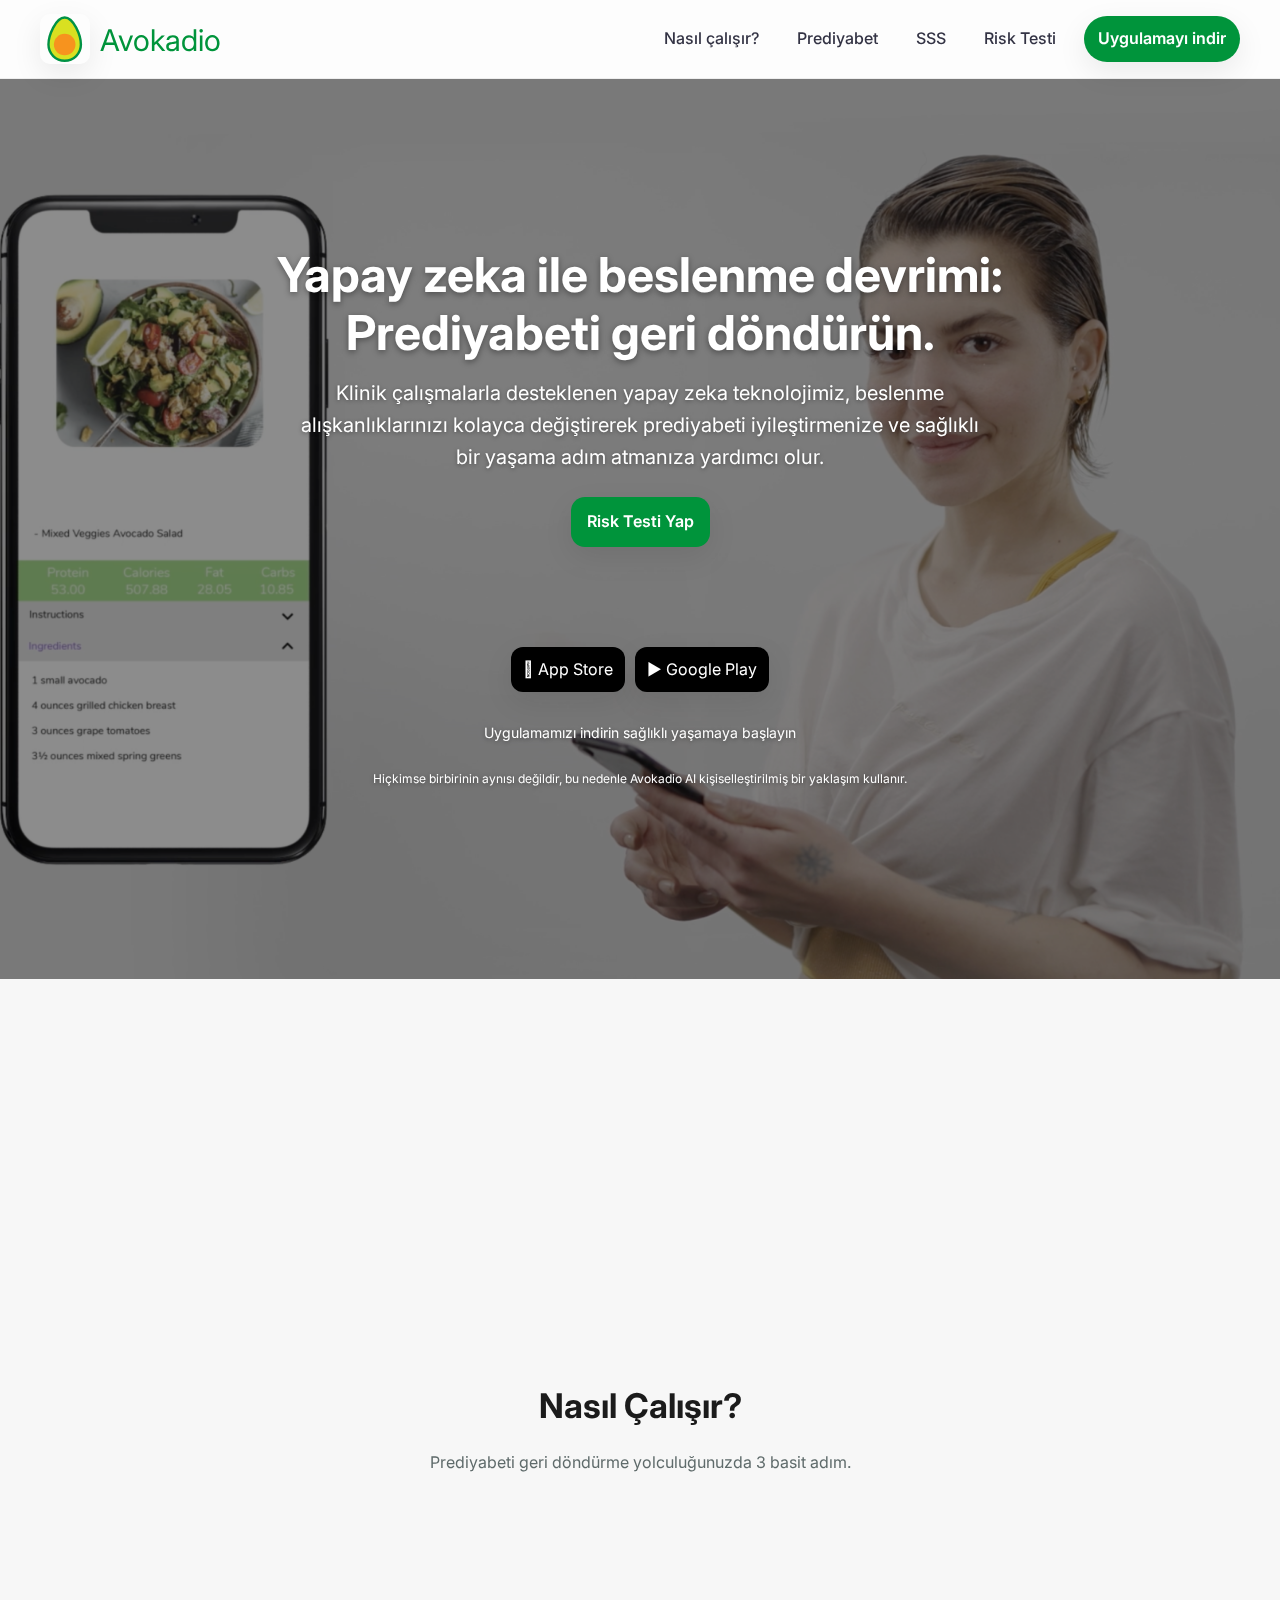
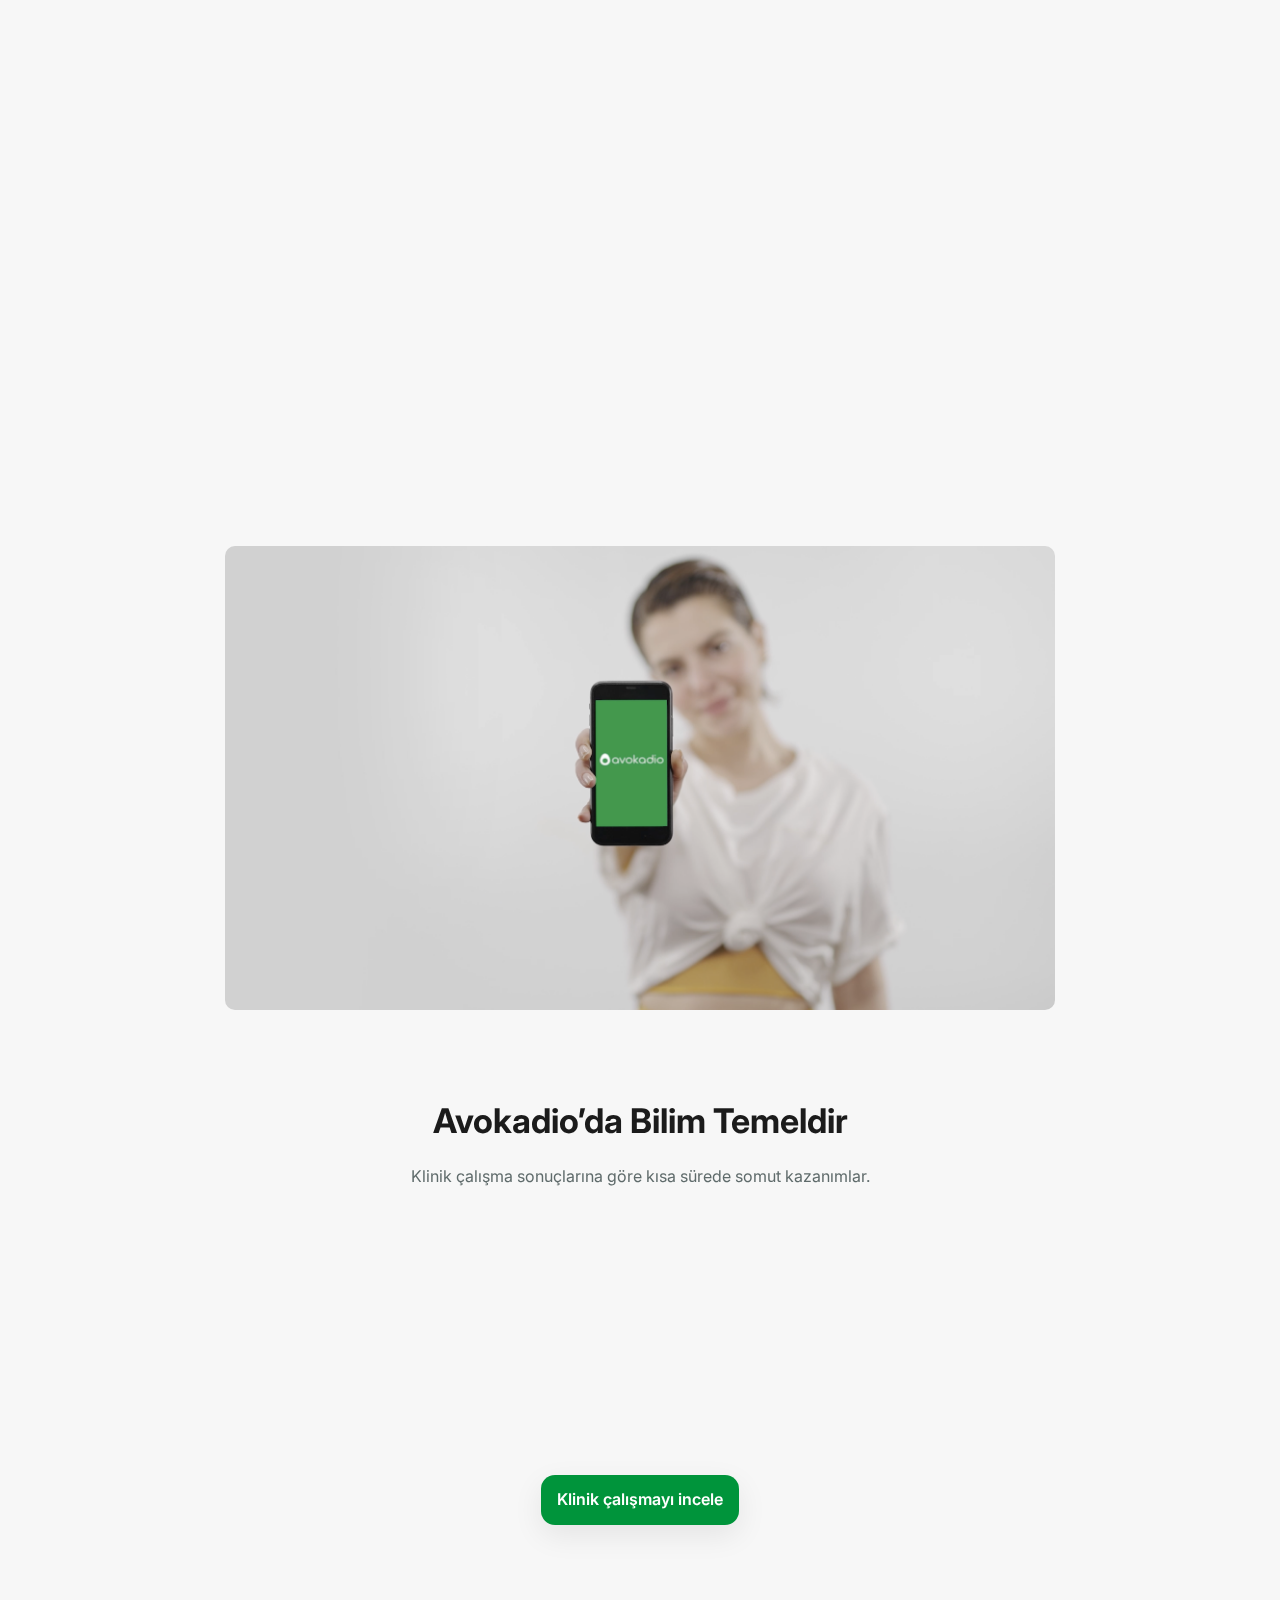
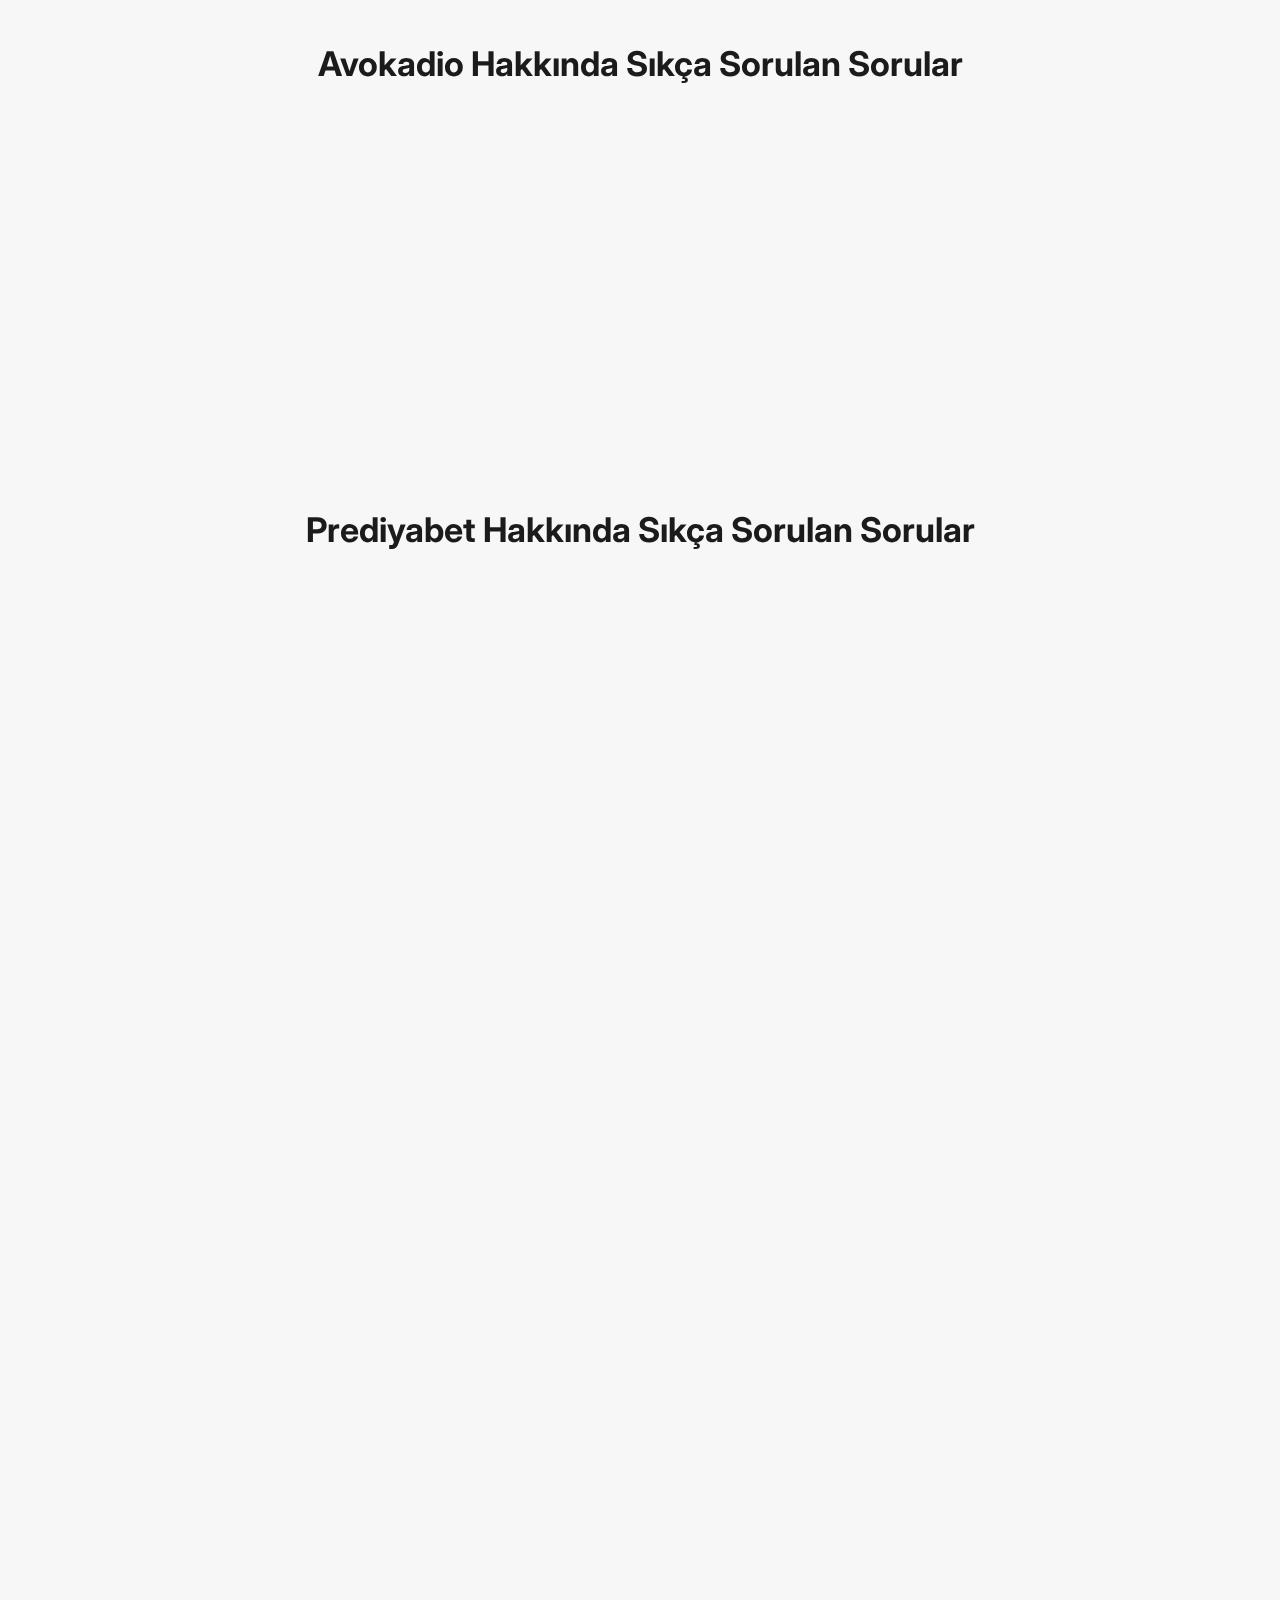
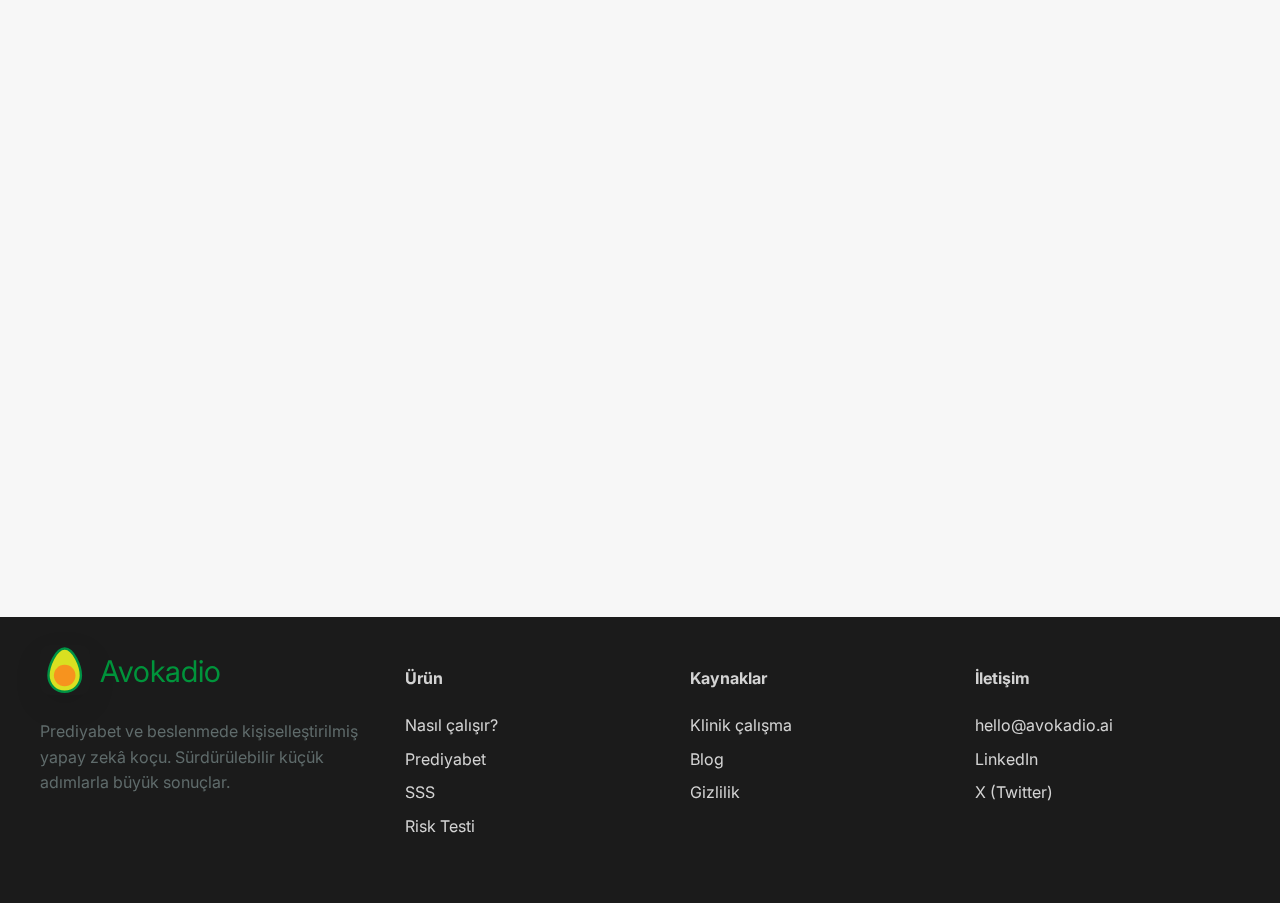
<file: screens/index.html>
<!doctype html>
<html lang="tr">
<head>
    <meta charset="utf-8"/>
    <meta name="viewport" content="width=device-width, initial-scale=1"/>
    <title>Avokadio AI – Prediyabeti Geri Döndür</title>
    <meta name="description"
          content="Yapay zekâ destekli kişisel beslenme koçu: Prediyabeti geri döndürmeye yardımcı bilimsel, pratik ve kişiselleştirilmiş yaklaşım."/>
    <link rel="preconnect" href="https://fonts.googleapis.com">
    <link rel="preconnect" href="https://fonts.gstatic.com" crossorigin>
    <link href="https://fonts.googleapis.com/css2?family=Inter:wght@400;500;600;700&display=swap" rel="stylesheet">
    <link rel="stylesheet" href="../styles/index.css">
</head>
<body>
<!-- Header / Nav -->
<header class="header">
    <div class="container nav" role="navigation">
        <a class="brand" href="#top">
            <img class="brand__logo" src="../assets/images/avokadio-logo.svg" alt="logo"/>
            <span class="brand__logo__text">Avokadio</span>
        </a>
        <nav>
            <div class="nav__links" id="navLinks">
                <a class="nav__link" href="#how">Nasıl çalışır?</a>
                <a class="nav__link" href="#prediabetes">Prediyabet</a>
                <a class="nav__link" href="#faq">SSS</a>
                <a class="nav__link" href="risk-test.html">Risk Testi</a>
                <a class="nav__cta" href="#download">Uygulamayı indir</a>
            </div>
        </nav>
    </div>
</header>


<!-- Hero -->
<section class="hero" id="top">
    <div class="container">
        <div>
            <h1 class="hero__title">Yapay zeka ile beslenme devrimi: <br/>Prediyabeti geri döndürün.</h1>
            <p class="hero__subtitle">Klinik çalışmalarla desteklenen yapay zeka teknolojimiz, beslenme
                alışkanlıklarınızı kolayca değiştirerek prediyabeti iyileştirmenize ve sağlıklı bir yaşama adım atmanıza
                yardımcı olur.</p>
            <a class="btn" href="risk-test.html">Risk Testi Yap</a>

            <div class="hero__downloads">
                <a target="_blank" href="https://apps.apple.com/tr/app/avokadio/id1579426778"><span class="badge-black"> App Store</span></a>
                <a target="_blank" href="https://play.google.com/store/apps/details?id=com.avokadio&pcampaignid=web_share"><span class="badge-black">▶︎ Google Play</span></a>
            </div>
            <div class="hero__bottom">
                <p class="hero__bottomText">Uygulamamızı indirin sağlıklı yaşamaya başlayın</p>
                <p class="hero__bottomAltText">Hiçkimse birbirinin aynısı değildir, bu nedenle Avokadio AI  kişiselleştirilmiş bir yaklaşım kullanır. </p>
            </div>
        </div>
    </div>
</section>

<!-- Özellikler -->
<section class="features" id="prediabetes">
    <div class="container">
        <div class="features__grid">
            <article class="feature reveal">
                <div class="feature__icon" aria-hidden="true">🧪</div>
                <h3 class="feature__title">A1c’nizi Düşürün</h3>
                <p class="feature__text">Kişiselleştirilmiş planla A1c değerinizde kalıcı iyileşme hedefleyin.</p>
            </article>
            <article class="feature reveal">
                <div class="feature__icon" aria-hidden="true">📉</div>
                <h3 class="feature__title">Kan Şekeri Denge</h3>
                <p class="feature__text">Kısa ve uzun vadede glisemik dalgalanmaları azaltmaya odaklanın.</p>
            </article>
            <article class="feature reveal">
                <div class="feature__icon" aria-hidden="true">🤖</div>
                <h3 class="feature__title">Anlık AI Öneri</h3>
                <p class="feature__text">Yapay zeka ile anlık tavsiye ve proaktif beslenme yaklaşımıyla prediyabet riskini engelleyin.</p>
            </article>
            <article class="feature reveal">
                <div class="feature__icon" aria-hidden="true">🥗</div>
                <h3 class="feature__title">Sağlıklı Alışkanlık</h3>
                <p class="feature__text">Beslenme ve yaşam alışkanlıklarınızı düzenleyerek sağlıklı bir metabolizmaya sahip olun. </p>
            </article>
        </div>
    </div>
</section>

<!-- Nasıl Çalışır -->
<section class="steps" id="how">
    <div class="container">
        <h2 class="section__title">Nasıl Çalışır?</h2>
        <p class="section__lead">Prediyabeti geri döndürme yolculuğunuzda 3 basit adım.</p>
        <div class="steps__grid">
            <article class="step reveal">
                <span class="step__badge">1</span>
                <div class="step__img" aria-hidden="true"></div>
                <h3 class="step__title">Başlangıç Bilgilerinizi Girin</h3>
                <p class="step__text">Uygulamayı indirdikten sonra, boy, kilo, yaş, cinsiyet gibi temel bilgilerinizi ve günlük rutinlerinizi girerek başlayın. Yapay zekamız bu verileri kullanarak kişisel Beden Kitle İndeksinizi (BMI) ve Bazal Metabolizma Hızınızı hesaplar. Bu bilgiler ışığında, size özel prediyabet için en uygun beslenme hedeflerini belirler.</p>
            </article>
            <article class="step reveal">
                <span class="step__badge">2</span>
                <div class="step__img" aria-hidden="true"></div>
                <h3 class="step__title">Yemeklerinizin Fotoğrafını Çekin</h3>
                <p class="step__text">Yediğiniz her yemeğin bir fotoğrafını çekin. Gelişmiş yapay zeka teknolojimiz, yemeğinizi anında tanır, kalori ve makro besin değerlerini (protein, karbonhidrat, yağ) hesaplayarak size sunar. Bu sayede, ne yediğinizin farkına varır ve bilinçli beslenme alışkanlıkları edinirsiniz. (Görsel)</p>
            </article>
            <article class="step reveal">
                <span class="step__badge">3</span>
                <div class="step__img" aria-hidden="true"></div>
                <h3 class="step__title">Anlık Geri Bildirim ve Akıllı Öneriler Alın</h3>
                <p class="step__text">Uygulamamız, doğru yiyecekleri seçmenize yardımcı olarak ve beslenme alışkanlıklarınızı uzun vadede değiştirerek HbA1c değerlerinizi düşürmenize ve prediyabeti kalıcı olarak geride bırakmanıza destek olur.
                </p>
            </article>
        </div>
    </div>
</section>

<section class="photo">
    <img class="photo__style" src="../assets/images/app_image_1.png" alt="Avokadio"/>
</section>
<!-- Bilim & Sonuçlar -->
<section class="science" aria-labelledby="science-title">
    <div class="container">
        <h2 id="science-title" class="section__title">Avokadio’da Bilim Temeldir</h2>
        <p class="section__lead">Klinik çalışma sonuçlarına göre kısa sürede somut kazanımlar.</p>
        <div class="stats">
            <article class="stat reveal">
                <div class="stat__num" data-count="3.1" data-suffix="%">0%</div>
                <p class="stat__desc">Ortalama kilo azalması <br/>(1 haftada)</p>
            </article>
            <article class="stat reveal">
                <div class="stat__num" data-count="3" data-suffix="%">0%</div>
                <p class="stat__desc">BMI düşüşü <br/>(23,6 → 23,1)</p>
            </article>
            <article class="stat reveal">
                <div class="stat__num" data-count="2" data-suffix="%">0%</div>
                <p class="stat__desc">Bel çevresinde azalma</p>
            </article>
            <article class="stat reveal">
                <div class="stat__num" data-count="4" data-suffix="%">0%</div>
                <p class="stat__desc">Vücut yağ kütlesinde azalma <br/>(21,2 → 20,5)</p>
            </article>
        </div>
        <div class="science__cta">
            <a class="btn" href="#" aria-label="Çalışma bağlantısı">Klinik çalışmayı incele</a>
        </div>
    </div>
</section>

<!-- FAQ -->
<section class="faq" id="faq">
    </div>
    </div>
    </div>
    <h2 class="section__title" style="margin-top:48px;">Avokadio Hakkında Sıkça Sorulan Sorular</h2>
    <div class="container accordion" id="faqApp">
        <div class="container accordion__item reveal">
            <button class="accordion__button" aria-expanded="false">
                <span>Uygulamamız nasıl çalışıyor?</span>
                <span>＋</span>
            </button>
            <div class="accordion__content" role="region" aria-hidden="true">
                <div class="accordion__content-inner">
                    Uygulamamız, yediğiniz yemeğin fotoğrafını çektiğinizde görsel tanıma teknolojisiyle çalışır.
                    Fotoğraftaki yemeği tanımlar, kalori ve makro besin değerlerini (protein, karbonhidrat, yağ)
                    hesaplar.
                    Ardından, yaş, kilo ve boy gibi bilgilerinize göre yemeğin prediyabet için ne kadar uygun olduğunu
                    size
                    söyler, günün geri kalanı ya da ertesi gün için alternatif yemek önerileri sunar.
                </div>
            </div>
        </div>
        <div class="container accordion__item reveal">
            <button class="accordion__button" aria-expanded="false">
                <span>Uygulama ne kadar doğru sonuçlar veriyor?</span>
                <span>＋</span>
            </button>
            <div class="accordion__content" role="region" aria-hidden="true">
                <div class="accordion__content-inner">
                    Yapay zeka teknolojimiz sürekli olarak geliştirilmektedir ve yüksek doğruluk oranına sahiptir. Ancak
                    unutmayın ki, bu değerler yaklaşık verilerdir ve kesin ölçüm değerleri değildir. En doğru sonuçları
                    almak için, tabağınızın fotoğrafını iyi aydınlatılmış bir ortamda ve net bir şekilde çekmeye özen
                    gösterin.
                </div>
            </div>
        </div>
        <div class="container accordion__item reveal">
            <button class="accordion__button" aria-expanded="false">
                <span>Uygulamamız bir diyetisyenin veya doktorun yerini mi alıyor?</span>
                <span>＋</span>
            </button>
            <div class="accordion__content" role="region" aria-hidden="true">
                <div class="accordion__content-inner">
                    Kesinlikle hayır. Uygulamamız, beslenme alışkanlıklarınızı takip etmenize ve prediyabet yönetimi
                    için
                    bilinçli kararlar vermenize yardımcı olan bir araçtır. Teşhis ve tedavi yapmaz. Sağlık durumunuzla
                    ilgili en doğru teşhis ve tedavi yöntemleri için mutlaka bir sağlık uzmanına veya diyetisyene
                    danışmalısınız.
                </div>
            </div>
        </div>
        <div class="container accordion__item reveal">
            <button class="accordion__button" aria-expanded="false">
                <span>Yediğim her yemeği tanıyabiliyor mu?</span>
                <span>＋</span>
            </button>
            <div class="accordion__content" role="region" aria-hidden="true">
                <div class="accordion__content-inner">
                    Uygulamamız geniş bir yiyecek veritabanına sahiptir ve çoğu yaygın yemeği tanıyabilir. Nadir veya
                    yöresel yemekler gibi bazı durumlarda tanıma tam olarak gerçekleşmeyebilir. Bu gibi durumlarda,
                    yemeğin
                    adını manuel olarak girerek de verileri takip edebilirsiniz.
                </div>
            </div>
        </div>
        <div class="container accordion__item reveal">
            <button class="accordion__button" aria-expanded="false">
                <span>Kişisel verilerim güvende mi?</span>
                <span>＋</span>
            </button>
            <div class="accordion__content" role="region" aria-hidden="true">
                <div class="accordion__content-inner">
                    Evet, kişisel verilerinizin gizliliği bizim için en önemli önceliktir. Tüm verileriniz şifrelenir ve
                    gizlilik politikamız uyarınca güvende tutulur. Verileriniz asla üçüncü taraflarla paylaşılmaz.
                </div>
            </div>
        </div>
        <div class="container accordion__item reveal">
            <button class="accordion__button" aria-expanded="false">
                <span>Uygulamamız sadece prediyabetliler için mi?</span>
                <span>＋</span>
            </button>
            <div class="accordion__content" role="region" aria-hidden="true">
                <div class="accordion__content-inner">
                    Uygulamamız özellikle prediyabet ve insülin direnci yönetimine odaklanmış olsa da, sağlıklı beslenme
                    ve kilo kontrolü yapmak isteyen herkes için faydalı bir araçtır. Amacınız ne olursa olsun, yediğiniz
                    yemeklerin besin değerlerini öğrenerek daha bilinçli seçimler yapabilirsiniz.
                </div>
            </div>
        </div>
    </div>
    <div>
        <h2 class="section__title" style="margin-top:48px;">Prediyabet Hakkında Sıkça Sorulan Sorular</h2>
        <div class="container accordion" id="faqPrediabetes">
            <div class="accordion__item reveal">
                <button class="accordion__button" aria-expanded="false">
                    <span>Prediyabet nedir?</span>
                    <span>＋</span>
                </button>
                <div class="accordion__content" role="region" aria-hidden="true">
                    <div class="accordion__content-inner">
                        Prediyabet, kan şekeri seviyelerinizin normalden daha yüksek olduğu, ancak henüz tip 2
                        diyabet
                        teşhisi konulacak kadar yüksek olmadığı bir durumdur. Vücudunuzun kan şekerini düzenleme
                        yeteneğinde
                        bir bozulma olduğunu gösteren bir uyarı işaretidir.
                    </div>
                </div>
            </div>
            <div class="accordion__item reveal">
                <button class="accordion__button" aria-expanded="false">
                    <span>Prediyabet belirtileri nelerdir?</span>
                    <span>＋</span>
                </button>
                <div class="accordion__content" role="region" aria-hidden="true">
                    <div class="accordion__content-inner">
                        Prediyabet genellikle belirgin bir belirti göstermez. Çoğu insan bu durumun farkında bile
                        değildir.
                        Bu nedenle, düzenli sağlık kontrolü yaptırmak ve risk faktörleriniz varsa kan şekeri
                        seviyenizi
                        ölçtürmek önemlidir. H1AC test sonucunuz 5,7 ile 6,4 arasındaysa prediyabet, 6.4 den büyük
                        ise tip 2
                        diyabet olduğunuz anlamına gelir.
                    </div>
                </div>
            </div>
            <div class="accordion__item reveal">
                <button class="accordion__button" aria-expanded="false">
                    <span>Prediyabet diyabete dönüşür mü?</span>
                    <span>＋</span>
                </button>
                <div class="accordion__content" role="region" aria-hidden="true">
                    <div class="accordion__content-inner">
                        Evet. Eğer yaşam tarzınızda değişiklik yapmazsanız, prediyabetli kişilerin çoğu 5-10 yıl
                        içinde tip
                        2 diyabet geliştirir. Ancak iyi haber şu ki, prediyabet geri döndürülebilir bir durumdur.
                        Sağlıklı
                        beslenme ve düzenli egzersizle kan şekeri seviyenizi normal aralığa döndürebilirsiniz.
                    </div>
                </div>
            </div>
            <div class="accordion__item reveal">
                <button class="accordion__button" aria-expanded="false">
                    <span>Prediyabetin temel nedenleri nelerdir?</span>
                    <span>＋</span>
                </button>
                <div class="accordion__content" role="region" aria-hidden="true">
                    <div class="accordion__content-inner">
                        Prediyabetin en yaygın nedeni insülin direncidir. Vücut hücrelerinizin insüline yeterince
                        tepki
                        vermemesi sonucu, kanınızdaki glikoz seviyesi yükselir. Bu durum genellikle aşırı kilo,
                        fiziksel
                        aktivite eksikliği ve genetik yatkınlıkla ilişkilidir.
                    </div>
                </div>
            </div>
            <div class="accordion__item reveal">
                <button class="accordion__button" aria-expanded="false">
                    <span>Prediyabetin farkında olmanın önemi nedir?</span>
                    <span>＋</span>
                </button>
                <div class="accordion__content" role="region" aria-hidden="true">
                    <div class="accordion__content-inner">
                        Prediyabetin farkında olmak, durumu erken aşamada kontrol altına almanızı sağlar. Böylece
                        tip 2
                        diyabet, kalp hastalıkları, felç ve diğer ciddi sağlık sorunlarının riskini
                        azaltabilirsiniz. Bu,
                        sağlığınızı yönetmek için size bir fırsat sunar.
                    </div>
                </div>
            </div>
            <div class="accordion__item reveal">
                <button class="accordion__button" aria-expanded="false">
                    <span>Prediyabet ne kadar yaygındır?</span>
                    <span>＋</span>
                </button>
                <div class="accordion__content" role="region" aria-hidden="true">
                    <div class="accordion__content-inner">
                        ABD ‘de her 3 yetişkinden birisinde prediyabet vardır ve bunların %80 bunun farkında
                        değildir.
                        Dünyada ise 1 milyara yakın kişinin yakın zamanda prediyabet olacağı öngörülmektedir.
                    </div>
                </div>
            </div>
        </div>
    </div>
</section>

<!-- CTA: Risk Testi -->
<section class="cta" id="risk">
    <div class="container">
        <div class="cta__box reveal" role="region" aria-label="Prediyabet risk testi çağrısı">
            <div>
                <h3 class="cta__title">Prediyabet riskinizi 60 saniyede öğrenin</h3>
                <p class="cta__text">Basit sorularla kişisel risk profilinizi çıkarın, sonucunuza özel beslenme
                    önerileri alın.</p>
                <a class="btn" href="#" aria-label="Risk testini başlat">Testi Başlat</a>
            </div>
            <div class="card" style="background: #fff;">
                <form aria-label="Mini risk kontrol formu"
                      onsubmit="event.preventDefault(); alert('Teşekkürler! Ek bir sayfaya yönlendirebiliriz.');">
                    <label for="age">Yaş</label>
                    <input id="age" name="age" type="number" min="10" max="100" required
                           style="width:100%; padding:10px; border:1px solid #e3e3e3; border-radius:10px; margin:6px 0 10px;">
                    <label for="bmi">BMI (yaklaşık)</label>
                    <input id="bmi" name="bmi" type="number" step="0.1" min="10" max="55" required
                           style="width:100%; padding:10px; border:1px solid #e3e3e3; border-radius:10px; margin:6px 0 10px;">
                    <label for="activity">Aktivite</label>
                    <select id="activity" name="activity"
                            style="width:100%; padding:10px; border:1px solid #e3e3e3; border-radius:10px; margin:6px 0 16px;">
                        <option value="low">Düşük</option>
                        <option value="mid">Orta</option>
                        <option value="high">Yüksek</option>
                    </select>
                    <button class="btn" type="submit"
                            style="width:100%; justify-content:center; background: var(--avokadioSplashScreenColor);">
                        Hızlı Ön Değerlendirme
                    </button>
                </form>
            </div>
        </div>
    </div>
</section>

<!-- Download -->
<section class="features" id="download">
    <div class="container">
        <div class="card reveal" style="display:grid; gap:16px; align-items:center; grid-template-columns: 1.2fr 1fr;">
            <div>
                <h3>Uygulamamızı indirin, sağlıklı yaşamaya başlayın</h3>
                <p style="color:var(--muted);">Avokadio AI, herkes için benzersiz bir yol haritası çıkarır. Sizin
                    metabolizmanıza uygun beslenmeyi birlikte keşfedelim.</p>
                <div style="display:flex; gap:10px; flex-wrap:wrap;">
                    <a target="_blank" href="https://apps.apple.com/tr/app/avokadio/id1579426778"><span class="badge"> App Store</span></a>
                    <a target="_blank" href="https://play.google.com/store/apps/details?id=com.avokadio&pcampaignid=web_share"><span class="badge">▶︎ Google Play</span></a>
                </div>
            </div>
            <img class="photo__style" src="../assets/images/app_image_2.png"
                 alt="Sağlıklı beslenme illüstrasyonu">
        </div>
    </div>
</section>

<!-- Footer -->
<footer class="footer">
    <div class="container footer__grid">
        <div>
            <div class="brand" style="margin-bottom:8px;">
                <a class="brand" href="#top">
                    <img class="brand__logo" src="../assets/images/avokadio-logo.svg" alt="logo"/>
                    <span class="brand__logo__text">Avokadio</span>
                </a>
            </div>
            <p style="color:var(--muted); max-width:48ch;">Prediyabet ve beslenmede kişiselleştirilmiş yapay zekâ koçu.
                Sürdürülebilir küçük adımlarla büyük sonuçlar.</p>
        </div>
        <div>
            <h4>Ürün</h4>
            <ul class="list">
                <li><a href="#how">Nasıl çalışır?</a></li>
                <li><a href="#prediabetes">Prediyabet</a></li>
                <li><a href="#faq">SSS</a></li>
                <li><a href="#risk">Risk Testi</a></li>
            </ul>
        </div>
        <div>
            <h4>Kaynaklar</h4>
            <ul class="list">
                <li><a href="#">Klinik çalışma</a></li>
                <li><a href="#">Blog</a></li>
                <li><a href="#">Gizlilik</a></li>
            </ul>
        </div>
        <div>
            <h4>İletişim</h4>
            <ul class="list">
                <li><a href="mailto:hello@avokadio.ai">hello@avokadio.ai</a></li>
                <li><a href="https://www.linkedin.com/company/avokadio/">LinkedIn</a></li>
                <li><a href="#">X (Twitter)</a></li>
            </ul>
        </div>
    </div>
</footer>

<script>
    // =====================
    //  Mobile nav toggle
    // =====================
    const burger = document.getElementById('burger');
    const navLinks = document.getElementById('navLinks');
    burger?.addEventListener('click', () => {
        const isOpen = navLinks.classList.toggle('is-open');
        burger.setAttribute('aria-expanded', String(isOpen));
    });

    // =====================
    //  Reveal on scroll
    // =====================
    const observer = new IntersectionObserver((entries) => {
        entries.forEach((entry) => {
            if (entry.isIntersecting) {
                entry.target.classList.add('is-visible');
                observer.unobserve(entry.target);
            }
        });
    }, {threshold: 0.15});
    document.querySelectorAll('.reveal').forEach(el => observer.observe(el));

    // =====================
    //  Counter animation
    // =====================
    const easeOut = (t) => 1 - Math.pow(1 - t, 4);
    const animateCount = (el) => {
        const target = parseFloat(el.dataset.count || '0');
        const suffix = el.dataset.suffix || '';
        const duration = 1200;
        const start = performance.now();
        const step = (now) => {
            const p = Math.min(1, (now - start) / duration);
            const value = (target * easeOut(p)).toFixed(target % 1 ? 1 : 0);
            el.textContent = value + suffix;
            if (p < 1) requestAnimationFrame(step);
        };
        requestAnimationFrame(step);
    };
    const statObserver = new IntersectionObserver((entries) => {
        entries.forEach((e) => {
            if (e.isIntersecting) {
                animateCount(e.target);
                statObserver.unobserve(e.target);
            }
        });
    }, {threshold: 0.4});
    document.querySelectorAll('.stat__num').forEach(el => statObserver.observe(el));

    // =====================
    //  Accordion (FAQ)
    // =====================
    document.querySelectorAll('.accordion__item').forEach((item) => {
        const btn = item.querySelector('.accordion__button');
        const content = item.querySelector('.accordion__content');
        btn.addEventListener('click', () => {
            const expanded = btn.getAttribute('aria-expanded') === 'true';
            btn.setAttribute('aria-expanded', String(!expanded));
            // kapalıysa aç – dinamik yükseklik ayarı
            if (!expanded) {
                content.style.height = content.scrollHeight + 'px';
                content.setAttribute('aria-hidden', 'false');
                btn.lastElementChild.textContent = '−';
            } else {
                content.style.height = content.scrollHeight + 'px';
                requestAnimationFrame(() => {
                    content.style.height = '0px';
                });
                content.setAttribute('aria-hidden', 'true');
                btn.lastElementChild.textContent = '＋';
            }
        });
        // başlangıç yüksekliğini 0 yap
        content.style.height = '0px';
    });
</script>
</body>
</html>
</file>
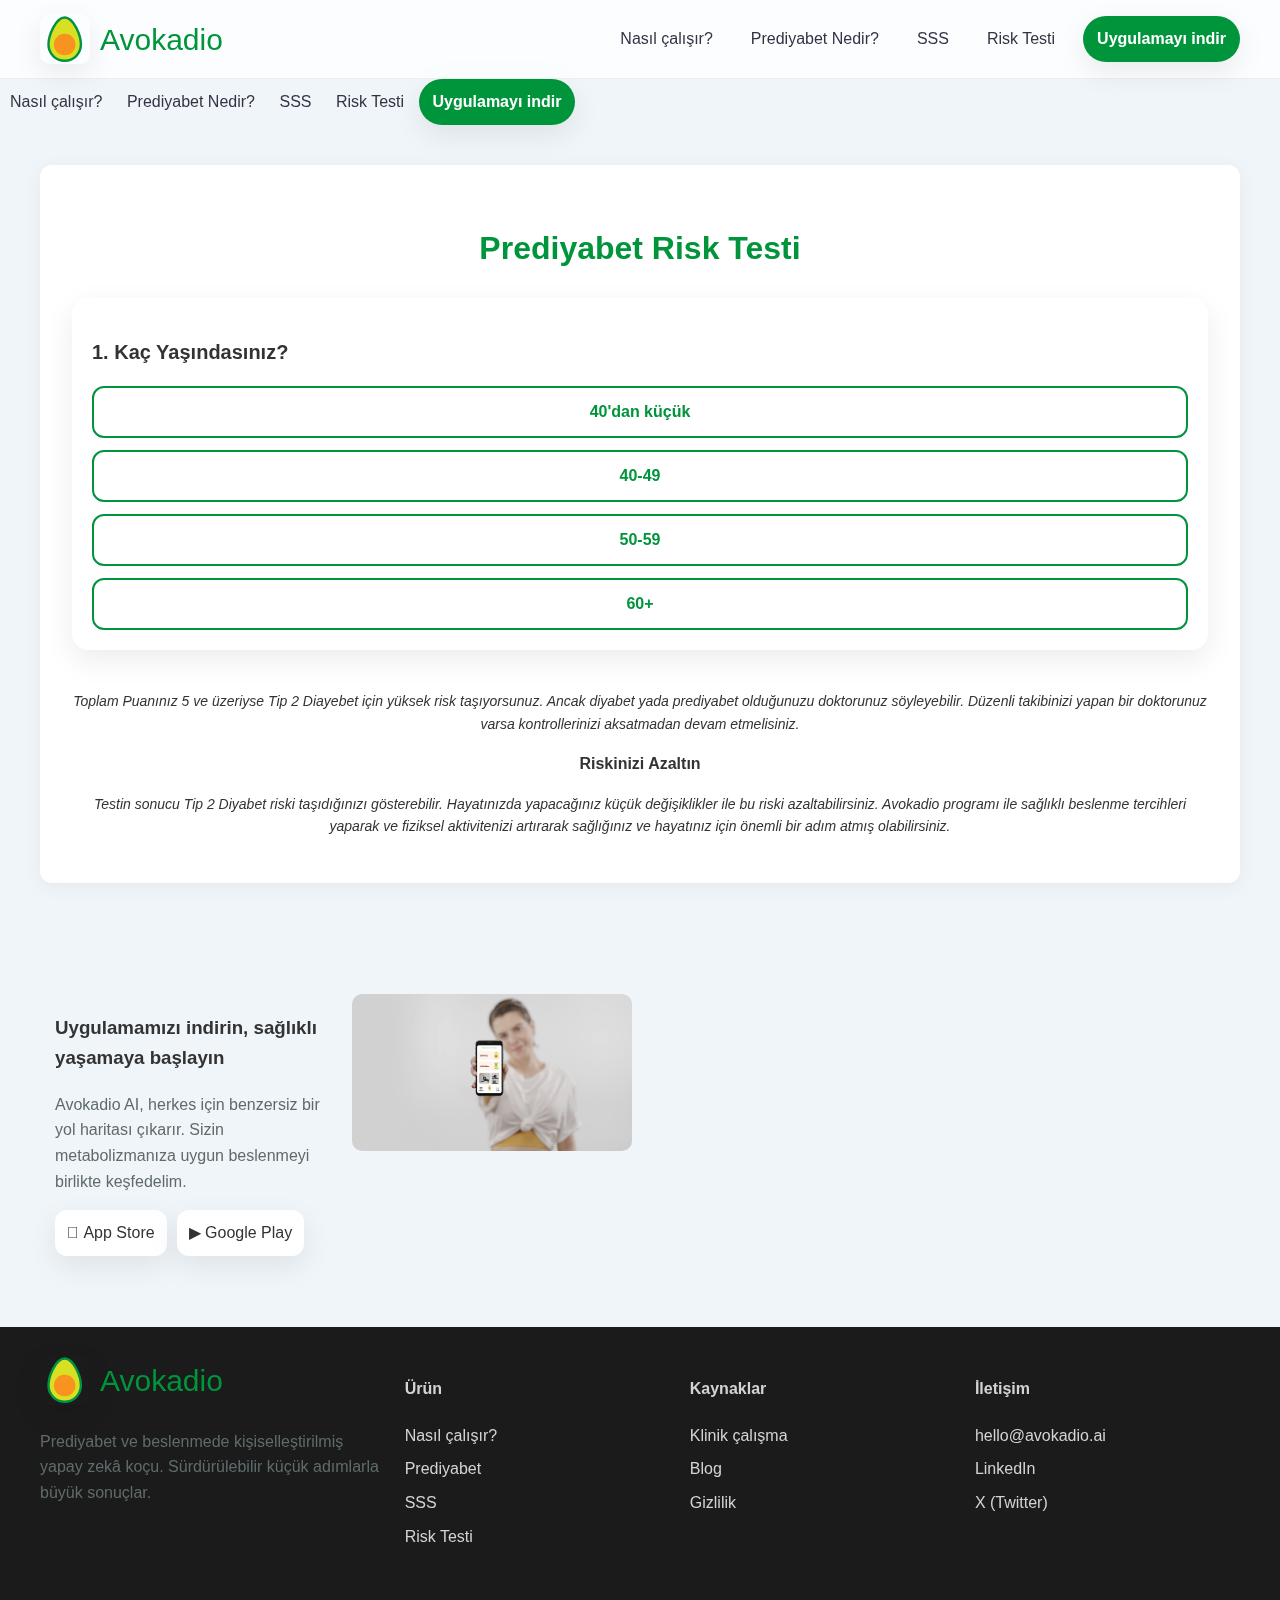
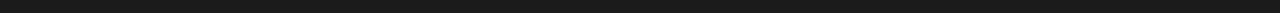
<file: screens/risk-test.html>
<!doctype html>
<html lang="tr">
<head>
    <meta charset="utf-8"/>
    <meta name="viewport" content="width=device-width, initial-scale=1"/>
    <title>Prediyabet Risk Testi</title>
    <link rel="stylesheet" href="../styles/index.css">
    <link rel="stylesheet" href="../styles/risk-test.css">
    <style>
        .restart-button {
            padding: 10px 20px;
            border: 2px solid var(--primary-color);
            border-radius: 8px;
            background-color: transparent;
            color: var(--primary-color);
            font-size: 16px;
            font-weight: 600;
            cursor: pointer;
            transition: all 0.3s ease;
            margin-top: 20px;
        }

        .restart-button:hover {
            background-color: var(--primary-color);
            color: var(--white);
        }
    </style>
</head>
<body>
<!-- Header / Nav -->
<header class="header">
    <div class="container nav" role="navigation">
        <a class="brand" href="../index.html#top">
            <img class="brand__logo" src="../assets/images/avokadio-logo.svg" alt="logo"/>
            <span class="brand__logo__text">Avokadio</span>
        </a>

        <!-- Yatay menü (sadece desktop için) -->
        <nav>
            <div class="nav__links" id="navLinks">
                <a class="nav__link" href="../index.html#how">Nasıl çalışır?</a>
                <a class="nav__link" href="../index.html#prediabetes">Prediyabet Nedir?</a>
                <a class="nav__link" href="../index.html#faq">SSS</a>
                <a class="nav__link" href="#top">Risk Testi</a>
                <a class="nav__cta" href="#download">Uygulamayı indir</a>
            </div>
        </nav>

        <!-- Burger (sadece mobil için) -->
        <button class="burger" id="burger" aria-label="Menü aç/kapat" aria-expanded="false">
            <span class="burger__bar"></span>
            <span class="burger__bar"></span>
            <span class="burger__bar"></span>
        </button>
    </div>
</header>

<!-- Sidebar (sadece mobilde açılacak) -->
<aside class="sidebar" id="sidebar">
    <nav class="sidebar__nav">
        <a class="nav__link" href="../index.html#how">Nasıl çalışır?</a>
        <a class="nav__link" href="../index.html#prediabetes">Prediyabet Nedir?</a>
        <a class="nav__link" href="../index.html#faq">SSS</a>
        <a class="nav__link" href="#top">Risk Testi</a>
        <a class="nav__cta" href="#download">Uygulamayı indir</a>
    </nav>
</aside>

<div class="overlay" id="overlay"></div>


<div class="card test-container" id="top">
    <h2>Prediyabet Risk Testi</h2>

    <div class="step active" data-score="">
        <p class="question">1. Kaç Yaşındasınız?</p>
        <div class="options">
            <button data-score="0">40'dan küçük</button>
            <button data-score="1">40-49</button>
            <button data-score="2">50-59</button>
            <button data-score="3">60+</button>
        </div>
    </div>

    <div class="step" data-score="">
        <p class="question">2. Cinsiyetiniz?</p>
        <div class="options">
            <button data-score="1" data-gender="male">Erkek</button>
            <button data-score="0" data-gender="female">Kadın</button>
        </div>
    </div>

    <div class="step" data-score="" data-conditional="female">
        <p class="question">3. Daha önce hamilelik diyabet tanısı kondu mu?</p>
        <div class="options">
            <button data-score="1">Evet</button>
            <button data-score="0">Hayır</button>
        </div>
    </div>

    <div class="step" data-score="">
        <p class="question">4. Ailede diyabet var mı?</p>
        <div class="options">
            <button data-score="1">Evet</button>
            <button data-score="0">Hayır</button>
        </div>
    </div>

    <div class="step" data-score="">
        <p class="question">5. Daha önce yüksek tansiyon tanısı kondu mu?</p>
        <div class="options">
            <button data-score="1">Evet</button>
            <button data-score="0">Hayır</button>
        </div>
    </div>

    <div class="step" data-score="">
        <p class="question">6. Fiziksel olarak aktif misiniz?</p>
        <div class="options">
            <button data-score="0">Evet</button>
            <button data-score="1">Hayır</button>
        </div>
    </div>

    <div class="step" data-score="">
        <p class="question">7. Kaç Kilosunuz?</p>
        <input type="number" id="weight" placeholder="Kilo (kg)">
        <button id="nextWeight" class="next-button">Devam</button>
    </div>

    <div class="step" data-score="">
        <p class="question">8. Boyunuz Kaç?</p>
        <input type="number" id="height" placeholder="Boy (cm)">
        <button id="finish" class="finish-button">Sonucu Gör</button>
    </div>

    <div class="step result" id="result">
        <h3>Test Sonucunuz</h3>
        <p id="scoreText"></p>
        <button id="restartTest" class="restart-button">Testi Tekrarla</button>
    </div>

    <div class="info">
        <p class="light__text">Toplam Puanınız 5 ve üzeriyse Tip 2 Diayebet için yüksek risk taşıyorsunuz.
            Ancak diyabet yada prediyabet olduğunuzu doktorunuz söyleyebilir.
            Düzenli takibinizi yapan bir doktorunuz varsa kontrollerinizi aksatmadan
            devam etmelisiniz. </p>
        <h3 class="text__title"> Riskinizi Azaltın</h3>
        <p class="light__text">
            Testin sonucu Tip 2 Diyabet riski taşıdığınızı gösterebilir. Hayatınızda
            yapacağınız küçük değişiklikler ile bu riski azaltabilirsiniz. Avokadio programı
            ile sağlıklı beslenme tercihleri yaparak ve fiziksel aktivitenizi artırarak
            sağlığınız ve hayatınız için önemli bir adım atmış olabilirsiniz.
        </p>
    </div>
</div>

<section class="features" id="download">
    <div class="container">
        <div class="card features__grid">
            <div>
                <h3>Uygulamamızı indirin, sağlıklı yaşamaya başlayın</h3>
                <p style="color:var(--muted);">Avokadio AI, herkes için benzersiz bir yol haritası çıkarır. Sizin
                    metabolizmanıza uygun beslenmeyi birlikte keşfedelim.</p>
                <div style="display:flex; gap:10px; flex-wrap:wrap;">
                    <a target="_blank" href="https://apps.apple.com/tr/app/avokadio/id1579426778"><span class="badge"> App Store</span></a>
                    <a target="_blank"
                       href="https://play.google.com/store/apps/details?id=com.avokadio&pcampaignid=web_share"><span
                            class="badge">▶︎ Google Play</span></a>
                </div>
            </div>
            <img class="photo__style" src="../assets/images/app_image_2.png"
                 alt="Sağlıklı beslenme illüstrasyonu">
        </div>
    </div>
</section>

<footer class="footer">
    <div class="container footer__grid">
        <div>
            <div class="brand" style="margin-bottom:8px;">
                <a class="brand" href="#top">
                    <img class="brand__logo" src="../assets/images/avokadio-logo.svg" alt="logo"/>
                    <span class="brand__logo__text">Avokadio</span>
                </a>
            </div>
            <p style="color:var(--muted); max-width:48ch;">Prediyabet ve beslenmede kişiselleştirilmiş yapay zekâ koçu.
                Sürdürülebilir küçük adımlarla büyük sonuçlar.</p>
        </div>
        <div>
            <h4>Ürün</h4>
            <ul class="list">
                <li><a href="../index.html#how">Nasıl çalışır?</a></li>
                <li><a href="../index.html#prediabetes">Prediyabet</a></li>
                <li><a href="../index.html#faq">SSS</a></li>
                <li><a href="#top">Risk Testi</a></li>
            </ul>
        </div>
        <div>
            <h4>Kaynaklar</h4>
            <ul class="list">
                <li><a href="#">Klinik çalışma</a></li>
                <li><a href="#">Blog</a></li>
                <li><a href="#">Gizlilik</a></li>
            </ul>
        </div>
        <div>
            <h4>İletişim</h4>
            <ul class="list">
                <li><a href="mailto:hello@avokadio.ai">hello@avokadio.ai</a></li>
                <li><a href="https://www.linkedin.com/company/avokadio/">LinkedIn</a></li>
                <li><a href="#">X (Twitter)</a></li>
            </ul>
        </div>
    </div>
</footer>
<script>

    const burger = document.getElementById('burger');
    const sidebar = document.getElementById('sidebar');
    const overlay = document.getElementById('overlay');

    // Menü aç/kapat
    burger.addEventListener('click', () => {
        const isOpen = sidebar.classList.toggle('is-open');
        overlay.classList.toggle('is-active', isOpen);
        burger.setAttribute('aria-expanded', String(isOpen));
    });

    // Sidebar dışına tıklayınca kapat
    overlay.addEventListener('click', () => {
        sidebar.classList.remove('is-open');
        overlay.classList.remove('is-active');
        burger.setAttribute('aria-expanded', 'false');
    });

    // Menüde linke tıklanınca kapat
    document.querySelectorAll('.sidebar__nav a').forEach(link => {
        link.addEventListener('click', () => {
            sidebar.classList.remove('is-open');
            overlay.classList.remove('is-active');
            burger.setAttribute('aria-expanded', 'false');
        });
    });

    const steps = document.querySelectorAll('.step');
    let currentStep = 0;
    let totalScore = 0;
    let gender = null;

    // Testi sıfırlayan yeni fonksiyon
    function resetTest() {
        currentStep = 0;
        totalScore = 0;
        gender = null;
        steps.forEach(s => {
            s.dataset.score = '';
            const activeButtons = s.querySelectorAll('.options button.active');
            activeButtons.forEach(btn => btn.classList.remove('active'));
        });
        document.getElementById('weight').value = '';
        document.getElementById('height').value = '';
        document.getElementById('scoreText').innerHTML = '';
        showStep(currentStep);
    }

    function showStep(index) {
        steps.forEach((s, i) => s.classList.remove('active'));
        steps[index].classList.add('active');
    }

    document.querySelectorAll('.options button').forEach(btn => {
        btn.addEventListener('click', () => {
            const parentOptions = btn.closest('.options');
            parentOptions.querySelectorAll('button').forEach(b => b.classList.remove('active'));
            btn.classList.add('active');

            setTimeout(() => {
                const score = parseInt(btn.dataset.score);
                if (steps[currentStep].dataset.score === '') {
                    totalScore += score;
                    steps[currentStep].dataset.score = score;
                }

                if (btn.dataset.gender) gender = btn.dataset.gender;

                if (steps[currentStep + 1]?.dataset.conditional === 'female' && gender !== 'female') {
                    currentStep += 2;
                } else {
                    currentStep++;
                }

                showStep(currentStep);
            }, 500);
        });
    });

    document.getElementById('nextWeight').addEventListener('click', () => {
        const weight = parseFloat(document.getElementById('weight').value);
        if (!weight || weight <= 0) {
            return alert("Lütfen geçerli bir kilonuzu girin.");
        }
        currentStep++;
        showStep(currentStep);
    });

    document.getElementById('finish').addEventListener('click', () => {
        const height = parseFloat(document.getElementById('height').value);
        const weight = parseFloat(document.getElementById('weight').value);
        if (!height || height <= 0 || !weight || weight <= 0) {
            return alert("Lütfen geçerli boy ve kilonuzu girin.");
        }

        const bmi = weight / Math.pow(height / 100, 2);
        if (bmi >= 25) totalScore += 1;
        if (bmi >= 30) totalScore += 2;

        let message = "";
        let riskLevel = "";
        if (totalScore < 5) {
            message = "Tebrikler! Düşük risk grubundasınız. Sağlıklı yaşam tarzınızı sürdürün.";
            riskLevel = "Düşük Risk 🟢";
        } else if (totalScore < 9) {
            message = "Orta risk grubundasınız. Yaşam tarzı değişiklikleri yapmanız sağlığınız için faydalı olabilir.";
            riskLevel = "Orta Risk 🟡";
        } else {
            message = "Yüksek risk grubundasınız. Doktorunuza danışarak detaylı bir kontrolden geçmeniz önerilir.";
            riskLevel = "Yüksek Risk 🔴";
        }

        document.getElementById('scoreText').innerHTML = `
                <p>Skorunuz: <strong>${totalScore}</strong></p>
                <p>${riskLevel}</p>
                <p>${message}</p>
            `;

        currentStep++;
        showStep(currentStep);
    });

    // Yeniden başlama butonuna tıklama olayını ekle
    document.getElementById('restartTest').addEventListener('click', resetTest);

    showStep(currentStep);
</script>
</body>
</html>
</file>
<file: styles/index.css>
/* =====================
          Temalar & Değişkenler
          ===================== */
:root {
    --avokadioColor: rgb(200, 250, 138);
    --avokadioGreen: #8FDF74;
    --avokadioYellow: rgb(217, 235, 54);
    --avokadioOrange: rgb(248, 167, 61);
    --avokadioBackGround: rgb(247, 247, 247);
    --avokadioSplashScreenColor: #00943B;
    --text: #1b1b1b;
    --muted: #5f6b6b;
    --white: #fff;
    --shadow: 0 10px 30px rgba(0, 0, 0, .08);
    --radius: 16px;
    --container: 1200px;
}

/* Reset & Base */
*, *::before, *::after {
    box-sizing: border-box;
}

.features, .footer {
    display: block !important;
}
html {
    scroll-behavior: smooth;
}

body {
    margin: 0;
    font-family: Inter, system-ui, -apple-system, Segoe UI, Roboto, Arial, "Apple Color Emoji", "Segoe UI Emoji";
    color: var(--text);
    background: var(--avokadioBackGround);
    line-height: 1.6;
}

img {
    max-width: 100%;
    height: auto;
    display: block;
}

a {
    color: inherit;
    text-decoration: none;
}

.container {
    width: min(100% - 32px, var(--container));
    margin-inline: auto;
}


.header {
    position: sticky;
    top: 0;
    z-index: 999;
    backdrop-filter: saturate(180%) blur(8px);
    background: rgba(255, 255, 255, .75);
    border-bottom: 1px solid rgba(0, 0, 0, .06);
}

.nav {
    display: flex;
    align-items: center;
    justify-content: space-between;
    padding: 14px 0;
}

.brand {
    display: inline-flex;
    align-items: flex-end;
    gap: 10px;
}

.brand__logo {
    width: 50px;
    height: 50px;
    border-radius: 10px;
    box-shadow: var(--shadow);
    position: relative;
}
.brand__logo__text {
    color: #00943B;
    font-size: 30px;
    font-weight: normal;
    vertical-align: bottom;
}

.brand__logo::after {
    content: "";
    position: absolute;
    inset: 8px;
    border-radius: 8px;
    background: var(--white);
    opacity: .25;
}

.nav__links {
    display: flex;
    align-items: center;
    gap: 18px;
}

.nav__cta {
    display: inline-flex;
    align-items: center;
    gap: 8px;
    padding: 10px 14px;
    border-radius: 999px;
    background: var(--avokadioSplashScreenColor);
    color: var(--white);
    font-weight: 600;
    box-shadow: var(--shadow);
}

.nav__link {
    padding: 8px 10px;
    border-radius: 10px;
    color: #334;
    font-weight: 500;
}

.nav__link:hover {
    background: var(--avokadioColor);
}

/* Mobile nav */
.burger {
    display: none;
    cursor: pointer;
    border: 0;
    background: transparent;
}

.burger__bar {
    width: 26px;
    height: 2px;
    background: #2b2b2b;
    margin: 6px 0;
    border-radius: 2px;
    transition: .25s ease;
}

@media (max-width: 900px) {
    .nav__links {
        display: none;
        position: absolute;
        top: 62px;
        left: 0;
        right: 0;
        padding: 12px;
        background: #fff;
        border-bottom: 1px solid rgba(0, 0, 0, .06);
    }

    .nav__links.is-open {
        display: grid;
        grid-template-columns: 1fr;
        gap: 6px;
    }

    .burger {
        display: block;
    }
}

/* =====================
   Hero
   ===================== */
.hero {
    position: relative;
    min-height: 100vh;
    display: flex;
    align-items: center;
    justify-content: center;
    background: url('../assets/images/header.png') center/cover no-repeat;
    color: #fff;
    text-align: center;
}

.hero::after {
    content: "";
    position: absolute;
    inset: 0;
    background: rgba(0, 0, 0, 0.45);
}

.hero > .container {
    position: relative;
    z-index: 1;
}

.hero__title {
    font-size: clamp(28px, 4vw, 48px);
    line-height: 1.2;
    margin: 0 0 16px;
    text-shadow: 0 2px 6px rgba(0, 0, 0, .4);
}

.hero__subtitle {
    font-size: clamp(16px, 2.2vw, 20px);
    max-width: 700px;
    margin: 0 auto 24px;
    text-shadow: 0 1px 4px rgba(0, 0, 0, .4);
}

.hero__bottomText {
    font-size: clamp(14px, 0.6vw, 17px);
    max-width: 700px;
    margin: 0 auto 24px;
    text-shadow: 0 1px 4px rgba(0, 0, 0, .4);
}

.hero__bottomAltText {
    font-size: clamp(12px, 0.6vw, 15px);
    max-width: 700px;
    margin: 0 auto 24px;
    text-shadow: 0 1px 4px rgba(0, 0, 0, .4);
}
.hero__cta {
    margin-top: 22px;
    display: flex;
    flex-wrap: wrap;
    gap: 12px;
    justify-content: center;
}

.btn {
    display: inline-flex;
    align-items: center;
    gap: 10px;
    padding: 12px 16px;
    border-radius: 14px;
    border: 0;
    cursor: pointer;
    background: var(--avokadioSplashScreenColor);
    color: #fff;
    font-weight: 600;
    box-shadow: var(--shadow);
}

.btn--ghost {
    background: var(--avokadioOrange);
    color: #2b2b2b;
}

.badge {
    display: inline-flex;
    align-items: center;
    gap: 8px;
    padding: 10px 12px;
    border-radius: 12px;
    background: #fff;
    box-shadow: var(--shadow);
}

.badge-black {
    display: inline-flex;
    align-items: center;
    gap: 8px;
    padding: 10px 12px;
    border-radius: 12px;
    background: #000;
    box-shadow: var(--shadow);
}

.hero__downloads {
    display: flex;
    gap: 10px;
    justify-content: center;
    margin-top: 100px;
    flex-wrap: wrap;
}

.hero__bottom {
    margin-top: 30px;
}
@media (max-width: 900px) {
    .hero__grid {
        grid-template-columns: 1fr;
    }
}

/* =====================
   Özellikler (ikonlu)
   ===================== */
.features {
    padding: 56px 0;
}

.features__grid {
    display: grid;
    grid-template-columns: repeat(4, 1fr);
    gap: 16px;
}

.feature {
    background: #fff;
    border-radius: 14px;
    padding: 18px;
    box-shadow: var(--shadow);
    transition: transform .2s ease;
}

.feature:hover {
    transform: translateY(-4px);
}

.feature__icon {
    width: 40px;
    height: 40px;
    border-radius: 10px;
    display: grid;
    place-items: center;
    background: var(--avokadioYellow);
    margin-bottom: 10px;
}

.feature__title {
    margin: 0 0 6px;
    font-weight: 700;
}

.feature__text {
    margin: 0;
    color: var(--muted);
}

@media (max-width: 992px) {
    .features__grid {
        grid-template-columns: repeat(2, 1fr);
    }
}

@media (max-width: 600px) {
    .features__grid {
        grid-template-columns: 1fr;
    }
}

.photo{
    margin: 20px 25vh;
}
.photo__style{
    border-radius: 10px;
}
/* =====================
   Nasıl Çalışır – 3 Adım
   ===================== */
.steps {
    padding: 64px 0;
}

.section__title {
    text-align: center;
    font-size: clamp(22px, 3vw, 34px);
    margin: 0 0 14px;
}

.section__lead {
    text-align: center;
    color: var(--muted);
    margin-bottom: 32px;
}

.steps__grid {
    display: grid;
    grid-template-columns: repeat(3, 1fr);
    gap: 20px;
}

.step {
    background: #fff;
    border-radius: var(--radius);
    padding: 20px;
    box-shadow: var(--shadow);
    position: relative;
    overflow: hidden;
}

.step__badge {
    position: absolute;
    top: 16px;
    right: 16px;
    font-weight: 800;
    background: var(--avokadioColor);
    padding: 6px 10px;
    border-radius: 999px;
}

.step__img {
    aspect-ratio: 4/3;
    border-radius: 12px;
    background: linear-gradient(135deg, var(--avokadioGreen), var(--avokadioColor));
    margin-bottom: 14px;
}

.step__title {
    margin: 6px 0;
    font-weight: 700;
}

.step__text {
    color: var(--muted);
    margin: 0;
}

@media (max-width: 992px) {
    .steps__grid {
        grid-template-columns: 1fr;
    }
}

/* =====================
   Bilim & Sonuçlar (Sayaçlar)
   ===================== */
.science {
    padding: 64px 0 0 0;
}

.stats {
    display: grid;
    grid-template-columns: repeat(4, 1fr);
    gap: 16px;
}

.stat {
    background: #fff;
    border-radius: 14px;
    box-shadow: var(--shadow);
    padding: 18px;
    text-align: center;
}

.stat__num {
    font-size: clamp(26px, 4vw, 40px);
    font-weight: 800;
    color: #0f5a2e;
}

.stat__desc {
    color: var(--muted);
}

.science__cta {
    margin-top: 70px;
    text-align: center;
}

@media (max-width: 900px) {
    .stats {
        grid-template-columns: repeat(2, 1fr);
    }
}

@media (max-width: 560px) {
    .stats {
        grid-template-columns: 1fr;
    }
}

/* =====================
   SSS (Akordeon)
   ===================== */
.faq {
    padding: 64px 0;
}

.accordion {
    display: grid;
    gap: 10px;
}

.accordion__item {
    background: #fff;
    border-radius: 14px;
    box-shadow: var(--shadow);
    overflow: hidden;
}

.accordion__button {
    width: 100%;
    text-align: left;
    padding: 16px 18px;
    border: 0;
    background: #fff;
    display: grid;
    grid-template-columns: 1fr auto;
    gap: 10px;
    align-items: center;
    font-weight: 600;
    cursor: pointer;
}

.accordion__content {
    height: 0;
    overflow: hidden;
    transition: height .25s ease;
    padding: 0 18px;
}

.accordion__content-inner {
    padding: 0 0 18px;
    color: var(--muted);
}

/* =====================
   CTA – Risk Testi
   ===================== */
.cta {
    padding: 64px 0;
}
.card{
    padding: 15px;
    border-radius: 10px;
}
.cta__box {
    background: linear-gradient(180deg, #ecffde, var(--avokadioGreen));
    border-width: 1px;
    border-radius: 20px;
    padding: 80px 26px;
    box-shadow: var(--shadow);
    display: grid;
    gap: 20px;
    align-items: center;
    text-align: center;
}

.cta__title {
    margin: 0 0 8px;
    font-weight: bold;
    font-size: 25px;
    color: var(--avokadioSplashScreenColor);
}

.cta__text {
    margin: 30px 0;
    color: var(--avokadioSplashScreenColor);
}

@media (max-width: 900px) {
    .cta__box {
        grid-template-columns: 1fr;
    }
}

/* =====================
   Footer
   ===================== */
.footer {
    padding: 28px 0 64px;
    color: #d3d3d3;
    background-color: #1b1b1b;
}

.footer__grid {
    display: grid;
    grid-template-columns: 1.3fr 1fr 1fr 1fr;
    gap: 20px;
}

.footer a {
    color: #d3d3d3;
}

.badge {
    display: inline-flex;
    align-items: center;
    gap: 8px;
    padding: 10px 12px;
    border-radius: 12px;
    background: #fff;
    box-shadow: var(--shadow);
}

.list {
    list-style: none;
    padding: 0;
    margin: 0;
    display: grid;
    gap: 8px;
}

@media (max-width: 900px) {
    .footer__grid {
        grid-template-columns: 1fr 1fr;
    }
}

@media (max-width: 600px) {
    .footer__grid {
        grid-template-columns: 1fr;
    }
}

/* =====================
   Basit Reveal Animasyonları
   ===================== */
.reveal {
    opacity: 0;
    transform: translateY(16px);
    transition: opacity .6s ease, transform .6s ease;
}

.reveal.is-visible {
    opacity: 1;
    transform: translateY(0);
}
</file>
<file: styles/risk-test.css>
:root {
    --primary-color: #00943B; /* Avokadio yeşili */
    --secondary-color: #F0F5F9; /* Açık gri */
    --text-color: #333;
    --light-gray: #ddd;
    --border-radius: 12px;
    --box-shadow: 0 4px 20px rgba(0, 0, 0, .05);
}

body {
    font-family: 'Inter', sans-serif;
    background: var(--secondary-color);
    color: var(--text-color);
    margin: 0;
    line-height: 1.6;
}

.test-container {
    width: min(100% - 32px, var(--container));
    margin: 40px auto;
    background: #fff;
    border-radius: var(--border-radius);
    box-shadow: var(--box-shadow);
    padding: 32px;
}

.step {
    display: none;
    animation: fadeIn 0.5s ease-in-out;
}

.step.active {
    display: block;
}

@keyframes fadeIn {
    from {
        opacity: 0;
        transform: translateY(10px);
    }
    to {
        opacity: 1;
        transform: translateY(0);
    }
}

h2 {
    font-size: 2rem;
    color: var(--primary-color);
    text-align: center;
    margin-bottom: 24px;
}

.question {
    font-size: 1.25rem;
    font-weight: 600;
    margin-bottom: 20px;
    line-height: 1.4;
}

.options {
    display: flex;
    flex-direction: column;
    gap: 12px;
}

.options button {
    background: #fff;
    color: var(--primary-color);
    border: 2px solid var(--primary-color);
    padding: 15px;
    border-radius: var(--border-radius);
    font-weight: 700;
    font-size: 1rem;
    cursor: pointer;
    transition: all 0.3s ease;
}

.options button:hover {
    background: var(--primary-color);
    color: #fff;
    transform: translateY(-2px);
}

.options button.active {
    background: var(--primary-color);
    color: #fff;
    border-color: var(--primary-color);
    box-shadow: 0 4px 12px rgba(0, 148, 59, 0.2);
}

input[type="number"] {
    width: 100%;
    padding: 15px;
    margin-bottom: 20px;
    border: 1px solid var(--light-gray);
    border-radius: var(--border-radius);
    font-size: 1rem;
    transition: border-color 0.3s;
    box-sizing: border-box;
}

input[type="number"]:focus {
    outline: none;
    border-color: var(--primary-color);
}

.next-button, .finish-button {
    width: 100%;
    padding: 15px;
    border: none;
    border-radius: var(--border-radius);
    font-weight: 700;
    font-size: 1rem;
    cursor: pointer;
    background: var(--primary-color);
    color: #fff;
    transition: background-color 0.3s ease;
}

.next-button:hover, .finish-button:hover {
    background: #007a30;
}

.result {
    text-align: center;
    padding: 20px;
}

.result h3 {
    font-size: 1.5rem;
    color: var(--primary-color);
    margin-bottom: 12px;
}

.result p {
    font-size: 1.2rem;
    font-weight: 500;
}

.info{
    text-align: center;
    margin-top: 40px;
}

.light__text{
    font-size: 14px;
    font-style: italic;
    color: #333333;
}
.text__title{
    font-size: 16px;
}
</file>
